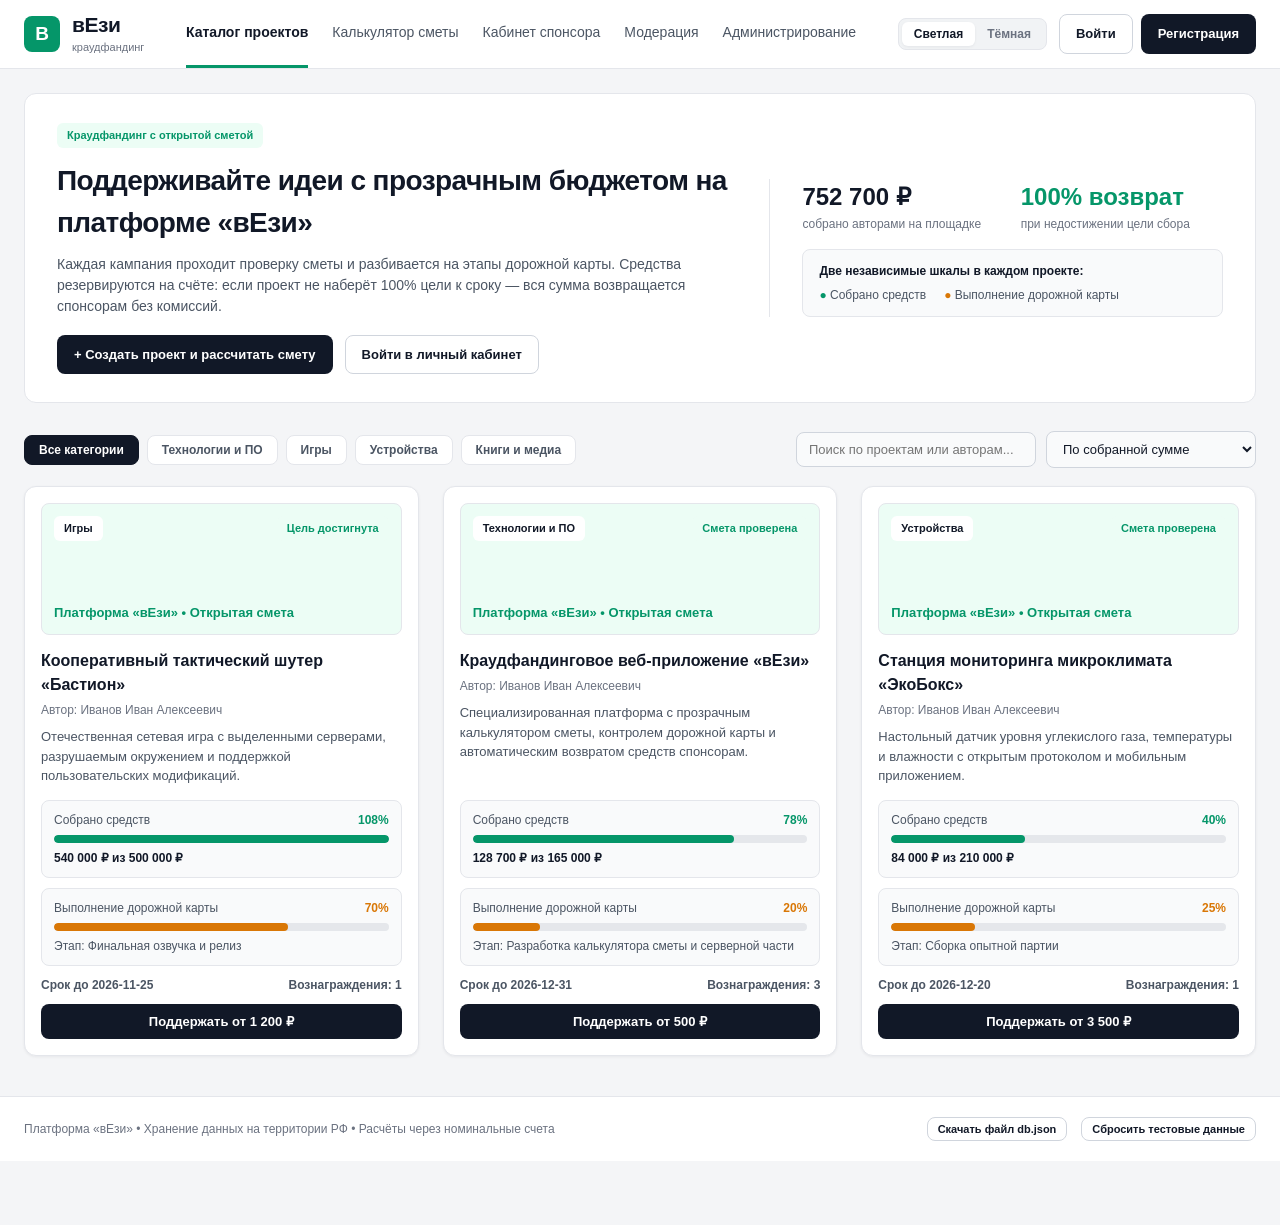
<file: index.html>
<!DOCTYPE html>
<html lang="ru" data-theme="light">
<head>
  <meta charset="UTF-8">
  <meta name="viewport" content="width=device-width, initial-scale=1.0">
  <title>вЕзи — краудфандинговая платформа</title>
  <link rel="stylesheet" href="css/style.css">
</head>
<body>
  <header class="site-header">
    <div class="container header-inner">
      <a href="index.html" class="brand">
        <div class="brand-mark">В</div>
        <div>
          <span class="brand-title">вЕзи</span>
          <span class="brand-sub">краудфандинг</span>
        </div>
      </a>

      <nav class="main-nav">
        <a href="index.html" class="nav-link active">Каталог проектов</a>
        <a href="initiator.html" class="nav-link ">Калькулятор сметы</a>
        <a href="sponsor.html" class="nav-link ">Кабинет спонсора</a>
        <a href="moderator.html" class="nav-link ">Модерация</a>
        <a href="admin.html" class="nav-link ">Администрирование</a>
      </nav>

      <div class="header-actions">
        <div class="theme-switch">
          <button type="button" class="theme-btn active" data-mode="light" onclick="setTheme('light')">Светлая</button>
          <button type="button" class="theme-btn" data-mode="dark" onclick="setTheme('dark')">Тёмная</button>
        </div>
        <div id="headerUserArea" style="display:flex;align-items:center;gap:8px;"></div>
      </div>
    </div>
  </header>

  <main class="container" style="padding-bottom:40px;">
    <section class="hero-card">
      <div>
        <span class="badge badge-emerald">Краудфандинг с открытой сметой</span>
        <h1 class="hero-title">Поддерживайте идеи с прозрачным бюджетом на платформе «вЕзи»</h1>
        <p class="hero-desc">
          Каждая кампания проходит проверку сметы и разбивается на этапы дорожной карты.
          Средства резервируются на счёте: если проект не наберёт 100% цели к сроку — вся сумма возвращается спонсорам без комиссий.
        </p>
        <div style="display:flex;gap:12px;flex-wrap:wrap;">
          <a href="initiator.html" class="btn btn-primary">+ Создать проект и рассчитать смету</a>
          <a href="login.html" class="btn btn-outline">Войти в личный кабинет</a>
        </div>
      </div>

      <div class="hero-stats">
        <div class="stat-grid">
          <div>
            <div class="stat-val" id="heroTotalRaised">752 700 ₽</div>
            <div class="stat-lbl">собрано авторами на площадке</div>
          </div>
          <div>
            <div class="stat-val" style="color:var(--accent);">100% возврат</div>
            <div class="stat-lbl">при недостижении цели сбора</div>
          </div>
        </div>
        <div class="legend-box">
          <div style="font-weight:700;margin-bottom:6px;">Две независимые шкалы в каждом проекте:</div>
          <div style="display:flex;gap:18px;flex-wrap:wrap;color:var(--text-sec);">
            <span><strong style="color:var(--accent);">●</strong> Собрано средств</span>
            <span><strong style="color:var(--amber);">●</strong> Выполнение дорожной карты</span>
          </div>
        </div>
      </div>
    </section>

    <section class="toolbar">
      <div class="filter-pills">
        <button type="button" class="pill cat-pill active" data-cat="Все категории">Все категории</button>
        <button type="button" class="pill cat-pill" data-cat="Технологии и ПО">Технологии и ПО</button>
        <button type="button" class="pill cat-pill" data-cat="Игры">Игры</button>
        <button type="button" class="pill cat-pill" data-cat="Устройства">Устройства</button>
        <button type="button" class="pill cat-pill" data-cat="Книги и медиа">Книги и медиа</button>
      </div>

      <div style="display:flex;gap:10px;align-items:center;flex-wrap:wrap;">
        <input type="text" id="searchInput" class="input" placeholder="Поиск по проектам или авторам..." style="width:240px;">
        <select id="sortSelect" class="select" style="width:210px;">
          <option value="popular">По собранной сумме</option>
          <option value="percent">По проценту цели</option>
          <option value="new">По дате публикации</option>
        </select>
      </div>
    </section>

    <section class="projects-grid" id="projectsGrid"></section>
  </main>

  <div class="modal-backdrop" id="pledgeModal">
    <div class="modal-box">
      <h3 class="panel-title" id="pledgeModalTitle">Поддержать проект</h3>
      <p class="panel-sub">Средства резервируются на счёте до успешного завершения сбора</p>
      <div id="pledgeModalMsg"></div>
      <form id="pledgeForm">
        <div class="form-group">
          <label class="form-label" for="pledgeRewardSelect">Выберите вознаграждение</label>
          <select id="pledgeRewardSelect" class="select"></select>
        </div>
        <div class="form-group">
          <label class="form-label" for="pledgeAmountInput">Сумма вклада, ₽</label>
          <input type="number" id="pledgeAmountInput" class="input" min="100" step="100" required>
        </div>
        <div style="display:flex;gap:10px;justify-content:flex-end;margin-top:18px;">
          <button type="button" class="btn btn-outline" onclick="closePledgeModal()">Отмена</button>
          <button type="submit" class="btn btn-primary">Подтвердить вклад</button>
        </div>
      </form>
    </div>
  </div>

  <footer class="site-footer">
    <div class="container footer-inner">
      <div>Платформа «вЕзи» • Хранение данных на территории РФ • Расчёты через номинальные счета</div>
      <div style="display:flex;gap:14px;">
        <button type="button" class="btn btn-outline" style="padding:5px 10px;font-size:11px;" onclick="downloadDBJson()">Скачать файл db.json</button>
        <button type="button" class="btn btn-outline" style="padding:5px 10px;font-size:11px;" onclick="resetDB()">Сбросить тестовые данные</button>
      </div>
    </div>
  </footer>

  <nav class="mobile-tabbar">
    <a href="index.html" class="tabbar-item active">Каталог</a>
    <a href="initiator.html" class="tabbar-item ">Калькулятор</a>
    <a href="sponsor.html" class="tabbar-item ">Вклады</a>
    <a href="moderator.html" class="tabbar-item ">Модерация</a>
    <a href="login.html" class="tabbar-item ">Профиль</a>
  </nav>
  <script src="js/db.js"></script>
  <script src="js/auth.js"></script>
  <script src="js/app.js"></script>
</body>
</html>
</file>
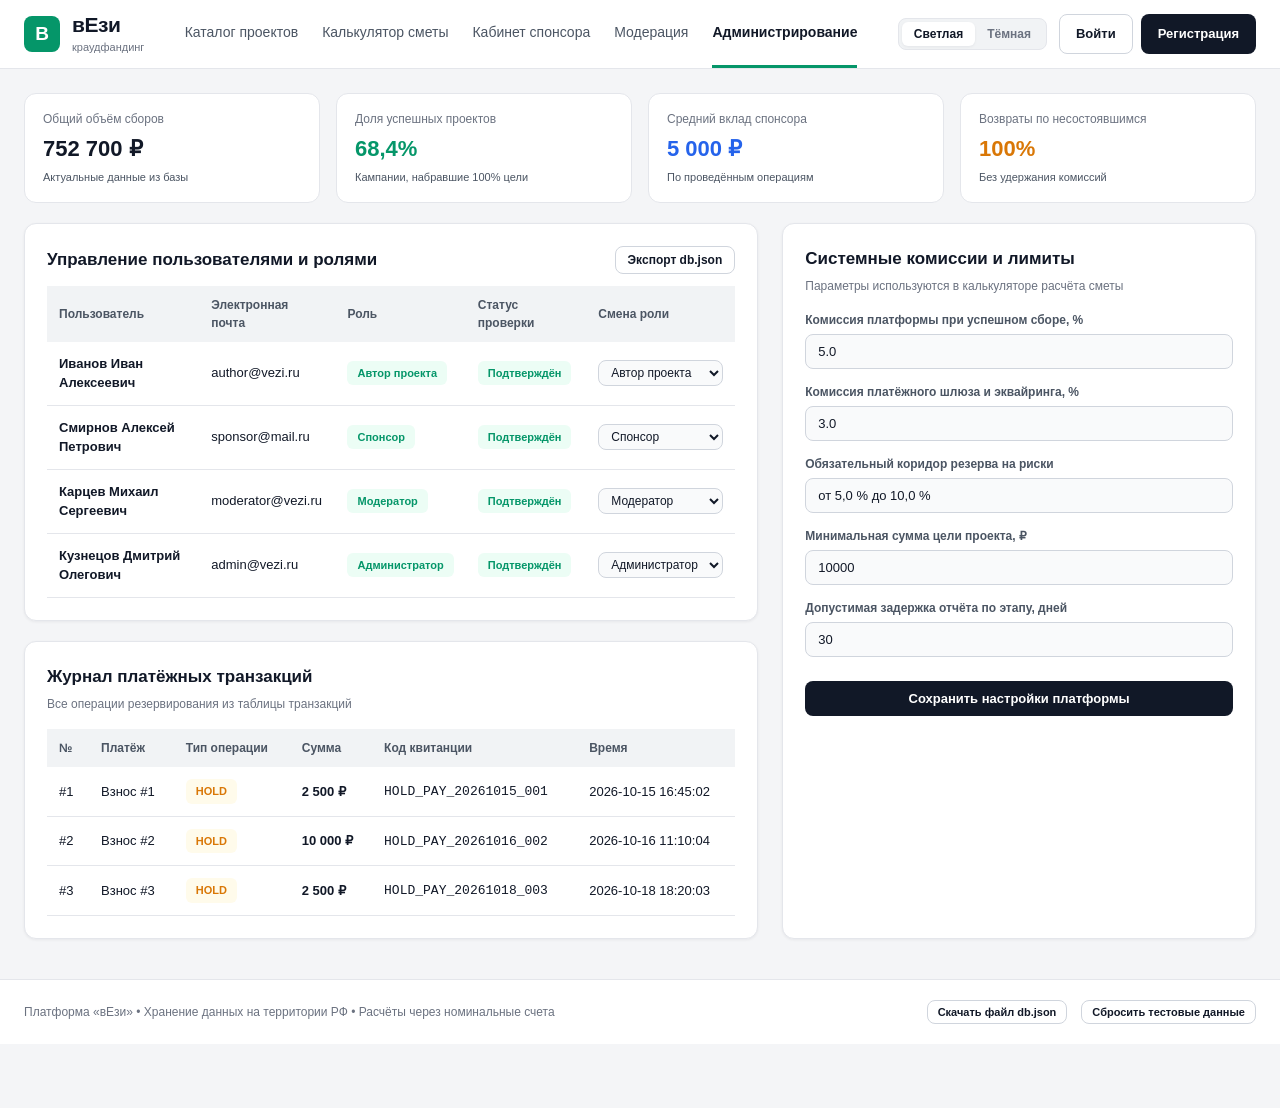
<file: admin.html>
<!DOCTYPE html>
<html lang="ru" data-theme="light">
<head>
  <meta charset="UTF-8">
  <meta name="viewport" content="width=device-width, initial-scale=1.0">
  <title>Панель администратора — вЕзи</title>
  <link rel="stylesheet" href="css/style.css">
</head>
<body>
  <header class="site-header">
    <div class="container header-inner">
      <a href="index.html" class="brand">
        <div class="brand-mark">В</div>
        <div>
          <span class="brand-title">вЕзи</span>
          <span class="brand-sub">краудфандинг</span>
        </div>
      </a>

      <nav class="main-nav">
        <a href="index.html" class="nav-link ">Каталог проектов</a>
        <a href="initiator.html" class="nav-link ">Калькулятор сметы</a>
        <a href="sponsor.html" class="nav-link ">Кабинет спонсора</a>
        <a href="moderator.html" class="nav-link ">Модерация</a>
        <a href="admin.html" class="nav-link active">Администрирование</a>
      </nav>

      <div class="header-actions">
        <div class="theme-switch">
          <button type="button" class="theme-btn active" data-mode="light" onclick="setTheme('light')">Светлая</button>
          <button type="button" class="theme-btn" data-mode="dark" onclick="setTheme('dark')">Тёмная</button>
        </div>
        <div id="headerUserArea" style="display:flex;align-items:center;gap:8px;"></div>
      </div>
    </div>
  </header>

  <main class="container" style="padding-bottom:40px;margin-top:24px;">
    <div class="kpi-grid">
      <div class="kpi-card">
        <div class="kpi-card-label">Общий объём сборов</div>
        <div class="kpi-card-val" id="adminGmvVal">752 700 ₽</div>
        <div class="kpi-card-sub">Актуальные данные из базы</div>
      </div>
      <div class="kpi-card">
        <div class="kpi-card-label">Доля успешных проектов</div>
        <div class="kpi-card-val" style="color:var(--accent);">68,4%</div>
        <div class="kpi-card-sub">Кампании, набравшие 100% цели</div>
      </div>
      <div class="kpi-card">
        <div class="kpi-card-label">Средний вклад спонсора</div>
        <div class="kpi-card-val" style="color:var(--blue);" id="adminAvgPledge">5 000 ₽</div>
        <div class="kpi-card-sub">По проведённым операциям</div>
      </div>
      <div class="kpi-card">
        <div class="kpi-card-label">Возвраты по несостоявшимся</div>
        <div class="kpi-card-val" style="color:var(--amber);">100%</div>
        <div class="kpi-card-sub">Без удержания комиссий</div>
      </div>
    </div>

    <div class="two-col-layout">
      <section style="display:flex;flex-direction:column;gap:20px;">
        <div class="panel">
          <div style="display:flex;justify-content:space-between;align-items:center;margin-bottom:12px;">
            <h2 class="panel-title" style="margin:0;">Управление пользователями и ролями</h2>
            <button type="button" class="btn btn-outline" style="font-size:12px;padding:6px 12px;" onclick="downloadDBJson()">Экспорт db.json</button>
          </div>
          <div class="table-wrap">
            <table class="data-table">
              <thead>
                <tr>
                  <th>Пользователь</th>
                  <th>Электронная почта</th>
                  <th>Роль</th>
                  <th>Статус проверки</th>
                  <th>Смена роли</th>
                </tr>
              </thead>
              <tbody id="adminUsersTableBody"></tbody>
            </table>
          </div>
        </div>

        <div class="panel">
          <h2 class="panel-title">Журнал платёжных транзакций</h2>
          <p class="panel-sub">Все операции резервирования из таблицы транзакций</p>
          <div class="table-wrap">
            <table class="data-table">
              <thead>
                <tr>
                  <th>№</th>
                  <th>Платёж</th>
                  <th>Тип операции</th>
                  <th>Сумма</th>
                  <th>Код квитанции</th>
                  <th>Время</th>
                </tr>
              </thead>
              <tbody id="adminTransactionsTableBody"></tbody>
            </table>
          </div>
        </div>
      </section>

      <aside class="panel">
        <h2 class="panel-title">Системные комиссии и лимиты</h2>
        <p class="panel-sub">Параметры используются в калькуляторе расчёта сметы</p>

        <div class="form-group">
          <label class="form-label">Комиссия платформы при успешном сборе, %</label>
          <input type="number" class="input" value="5.0" step="0.5">
        </div>
        <div class="form-group">
          <label class="form-label">Комиссия платёжного шлюза и эквайринга, %</label>
          <input type="number" class="input" value="3.0" step="0.5">
        </div>
        <div class="form-group">
          <label class="form-label">Обязательный коридор резерва на риски</label>
          <input type="text" class="input" value="от 5,0 % до 10,0 %" readonly>
        </div>
        <div class="form-group">
          <label class="form-label">Минимальная сумма цели проекта, ₽</label>
          <input type="number" class="input" value="10000" step="1000">
        </div>
        <div class="form-group">
          <label class="form-label">Допустимая задержка отчёта по этапу, дней</label>
          <input type="number" class="input" value="30">
        </div>

        <button type="button" class="btn btn-primary" style="width:100%;margin-top:10px;" onclick="alert('Системные настройки сохранены.')">
          Сохранить настройки платформы
        </button>
      </aside>
    </div>
  </main>

  <footer class="site-footer">
    <div class="container footer-inner">
      <div>Платформа «вЕзи» • Хранение данных на территории РФ • Расчёты через номинальные счета</div>
      <div style="display:flex;gap:14px;">
        <button type="button" class="btn btn-outline" style="padding:5px 10px;font-size:11px;" onclick="downloadDBJson()">Скачать файл db.json</button>
        <button type="button" class="btn btn-outline" style="padding:5px 10px;font-size:11px;" onclick="resetDB()">Сбросить тестовые данные</button>
      </div>
    </div>
  </footer>

  <nav class="mobile-tabbar">
    <a href="index.html" class="tabbar-item ">Каталог</a>
    <a href="initiator.html" class="tabbar-item ">Калькулятор</a>
    <a href="sponsor.html" class="tabbar-item ">Вклады</a>
    <a href="moderator.html" class="tabbar-item ">Модерация</a>
    <a href="login.html" class="tabbar-item active">Профиль</a>
  </nav>
  <script src="js/db.js"></script>
  <script src="js/auth.js"></script>
  <script src="js/app.js"></script>
</body>
</html>
</file>
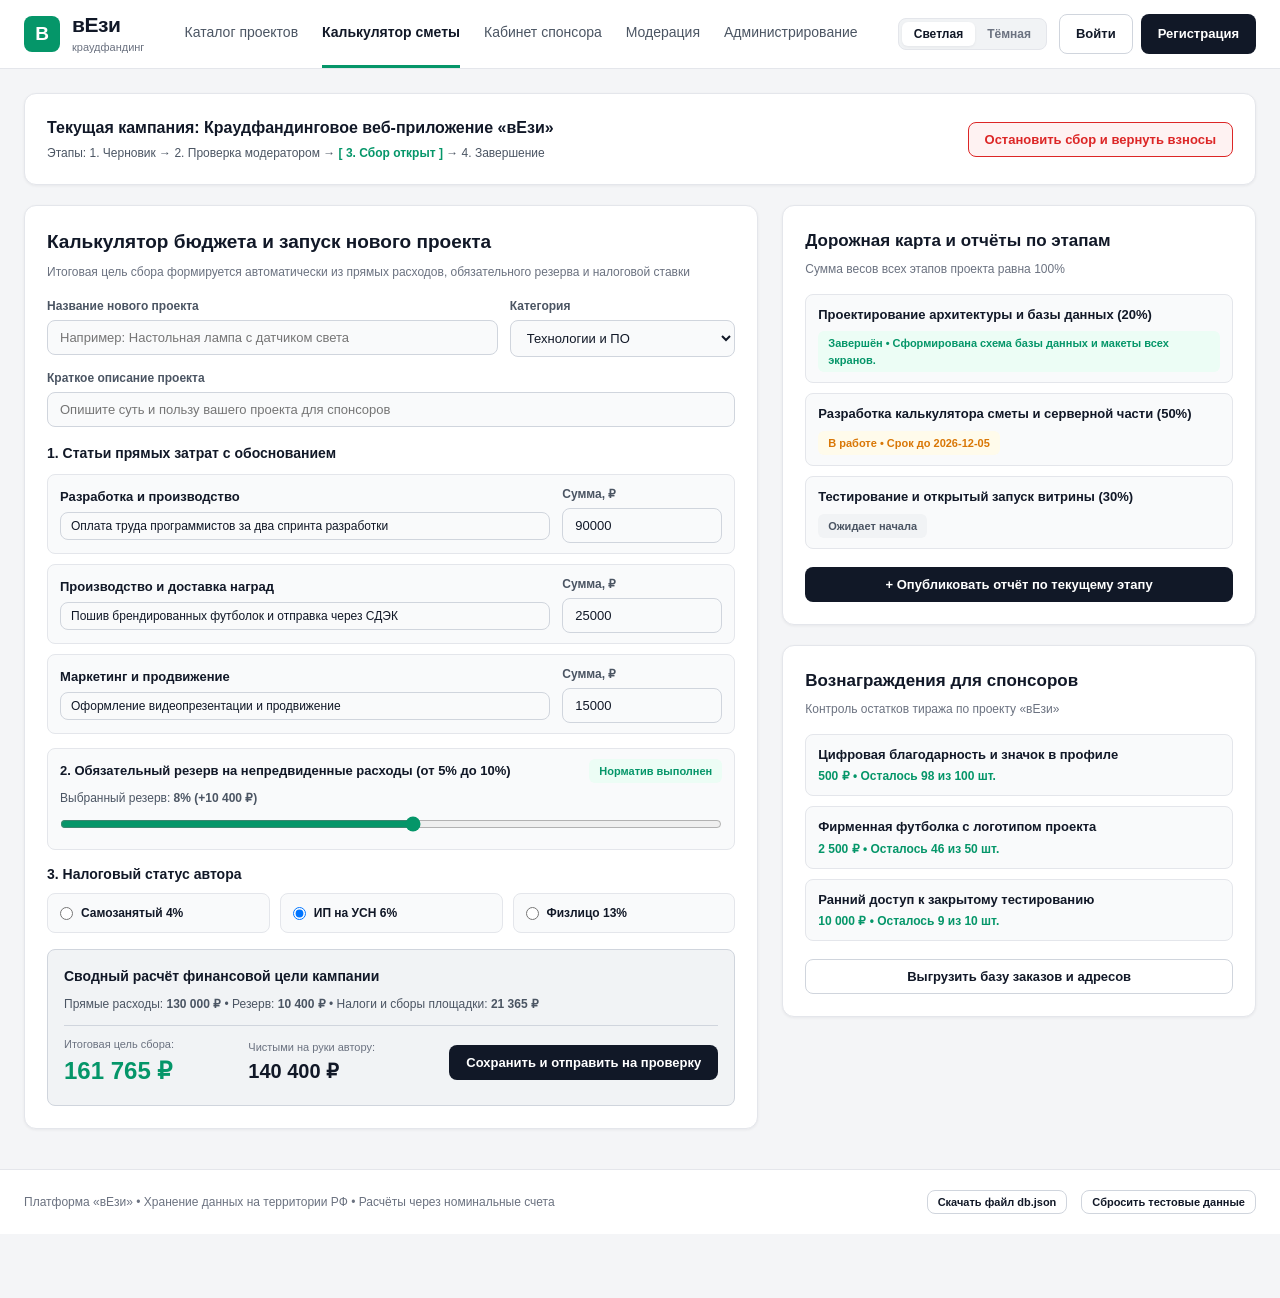
<file: initiator.html>
<!DOCTYPE html>
<html lang="ru" data-theme="light">
<head>
  <meta charset="UTF-8">
  <meta name="viewport" content="width=device-width, initial-scale=1.0">
  <title>Кабинет автора и калькулятор сметы — вЕзи</title>
  <link rel="stylesheet" href="css/style.css">
</head>
<body>
  <header class="site-header">
    <div class="container header-inner">
      <a href="index.html" class="brand">
        <div class="brand-mark">В</div>
        <div>
          <span class="brand-title">вЕзи</span>
          <span class="brand-sub">краудфандинг</span>
        </div>
      </a>

      <nav class="main-nav">
        <a href="index.html" class="nav-link ">Каталог проектов</a>
        <a href="initiator.html" class="nav-link active">Калькулятор сметы</a>
        <a href="sponsor.html" class="nav-link ">Кабинет спонсора</a>
        <a href="moderator.html" class="nav-link ">Модерация</a>
        <a href="admin.html" class="nav-link ">Администрирование</a>
      </nav>

      <div class="header-actions">
        <div class="theme-switch">
          <button type="button" class="theme-btn active" data-mode="light" onclick="setTheme('light')">Светлая</button>
          <button type="button" class="theme-btn" data-mode="dark" onclick="setTheme('dark')">Тёмная</button>
        </div>
        <div id="headerUserArea" style="display:flex;align-items:center;gap:8px;"></div>
      </div>
    </div>
  </header>

  <main class="container" style="padding-bottom:40px;">
    <div class="panel" style="margin-top:24px;display:flex;justify-content:space-between;align-items:center;flex-wrap:wrap;gap:12px;">
      <div>
        <div style="font-size:16px;font-weight:700;">Текущая кампания: Краудфандинговое веб-приложение «вЕзи»</div>
        <div style="font-size:12px;color:var(--text-sec);margin-top:4px;">
          Этапы: 1. Черновик → 2. Проверка модератором → <strong style="color:var(--accent);">[ 3. Сбор открыт ]</strong> → 4. Завершение
        </div>
      </div>
      <button type="button" class="btn btn-danger" onclick="alert('Остановка активного сбора возможна по запросу до достижения 100% цели.')">
        Остановить сбор и вернуть взносы
      </button>
    </div>

    <div class="two-col-layout">
      <section class="panel">
        <h1 class="panel-title" style="font-size:19px;">Калькулятор бюджета и запуск нового проекта</h1>
        <p class="panel-sub">Итоговая цель сбора формируется автоматически из прямых расходов, обязательного резерва и налоговой ставки</p>

        <div id="calcMsg"></div>

        <form onsubmit="submitNewCampaign(event)">
          <div style="display:grid;grid-template-columns:2fr 1fr;gap:12px;margin-bottom:12px;">
            <div>
              <label class="form-label" for="newProjTitle">Название нового проекта</label>
              <input type="text" id="newProjTitle" class="input" placeholder="Например: Настольная лампа с датчиком света">
            </div>
            <div>
              <label class="form-label" for="newProjCat">Категория</label>
              <select id="newProjCat" class="select">
                <option value="Технологии и ПО">Технологии и ПО</option>
                <option value="Игры">Игры</option>
                <option value="Устройства">Устройства</option>
                <option value="Книги и медиа">Книги и медиа</option>
              </select>
            </div>
          </div>

          <div class="form-group">
            <label class="form-label" for="newProjDesc">Краткое описание проекта</label>
            <input type="text" id="newProjDesc" class="input" placeholder="Опишите суть и пользу вашего проекта для спонсоров">
          </div>

          <div style="font-weight:700;font-size:14px;margin:16px 0 10px;">1. Статьи прямых затрат с обоснованием</div>

          <div class="progress-box" style="margin-bottom:10px;display:grid;grid-template-columns:1fr 160px;gap:12px;align-items:center;">
            <div>
              <div style="font-weight:700;font-size:13px;">Разработка и производство</div>
              <input type="text" id="justProd" class="input" style="margin-top:6px;padding:6px 10px;font-size:12px;" value="Оплата труда программистов за два спринта разработки">
            </div>
            <div>
              <label class="form-label">Сумма, ₽</label>
              <input type="number" id="calcProd" class="input" value="90000" min="0" step="1000">
            </div>
          </div>

          <div class="progress-box" style="margin-bottom:10px;display:grid;grid-template-columns:1fr 160px;gap:12px;align-items:center;">
            <div>
              <div style="font-weight:700;font-size:13px;">Производство и доставка наград</div>
              <input type="text" id="justLog" class="input" style="margin-top:6px;padding:6px 10px;font-size:12px;" value="Пошив брендированных футболок и отправка через СДЭК">
            </div>
            <div>
              <label class="form-label">Сумма, ₽</label>
              <input type="number" id="calcLog" class="input" value="25000" min="0" step="1000">
            </div>
          </div>

          <div class="progress-box" style="margin-bottom:14px;display:grid;grid-template-columns:1fr 160px;gap:12px;align-items:center;">
            <div>
              <div style="font-weight:700;font-size:13px;">Маркетинг и продвижение</div>
              <input type="text" id="justMkt" class="input" style="margin-top:6px;padding:6px 10px;font-size:12px;" value="Оформление видеопрезентации и продвижение">
            </div>
            <div>
              <label class="form-label">Сумма, ₽</label>
              <input type="number" id="calcMkt" class="input" value="15000" min="0" step="1000">
            </div>
          </div>

          <div class="progress-box" style="margin-bottom:14px;">
            <div style="display:flex;justify-content:space-between;align-items:center;margin-bottom:6px;">
              <strong style="font-size:13px;">2. Обязательный резерв на непредвиденные расходы (от 5% до 10%)</strong>
              <span id="reserveStatusBadge" class="badge badge-emerald">Норматив выполнен</span>
            </div>
            <div style="font-size:12px;color:var(--text-sec);margin-bottom:8px;">
              Выбранный резерв: <strong id="reserveValLabel">8% (+10 400 ₽)</strong>
            </div>
            <input type="range" id="calcReserve" min="0" max="15" step="1" value="8" style="width:100%;accent-color:var(--accent);">
          </div>

          <div style="font-weight:700;font-size:14px;margin-bottom:8px;">3. Налоговый статус автора</div>
          <div style="display:grid;grid-template-columns:repeat(3, 1fr);gap:10px;margin-bottom:16px;">
            <label class="progress-box" style="cursor:pointer;display:flex;align-items:center;gap:8px;font-size:12px;font-weight:600;">
              <input type="radio" name="taxMode" value="4"> Самозанятый 4%
            </label>
            <label class="progress-box" style="cursor:pointer;display:flex;align-items:center;gap:8px;font-size:12px;font-weight:600;">
              <input type="radio" name="taxMode" value="6" checked> ИП на УСН 6%
            </label>
            <label class="progress-box" style="cursor:pointer;display:flex;align-items:center;gap:8px;font-size:12px;font-weight:600;">
              <input type="radio" name="taxMode" value="13"> Физлицо 13%
            </label>
          </div>

          <div class="progress-box" style="background:var(--surface-subtle);border-color:var(--border-strong);padding:16px;">
            <div style="font-weight:700;font-size:14px;margin-bottom:8px;">Сводный расчёт финансовой цели кампании</div>
            <div style="font-size:12px;color:var(--text-sec);margin-bottom:12px;">
              Прямые расходы: <strong id="outDirect">130 000 ₽</strong> •
              Резерв: <strong id="outReserve">10 400 ₽</strong> •
              Налоги и сборы площадки: <strong id="outFees">24 600 ₽</strong>
            </div>
            <div style="display:flex;justify-content:space-between;align-items:center;flex-wrap:wrap;gap:12px;padding-top:10px;border-top:1px solid var(--border-strong);">
              <div>
                <div style="font-size:11px;color:var(--text-muted);">Итоговая цель сбора:</div>
                <div style="font-size:24px;font-weight:800;color:var(--accent);" id="outGross">165 000 ₽</div>
              </div>
              <div>
                <div style="font-size:11px;color:var(--text-muted);">Чистыми на руки автору:</div>
                <div style="font-size:20px;font-weight:800;" id="outNet">140 400 ₽</div>
              </div>
              <button type="submit" class="btn btn-primary">Сохранить и отправить на проверку</button>
            </div>
          </div>
        </form>
      </section>

      <aside style="display:flex;flex-direction:column;gap:20px;">
        <div class="panel">
          <h2 class="panel-title">Дорожная карта и отчёты по этапам</h2>
          <p class="panel-sub">Сумма весов всех этапов проекта равна 100%</p>
          <div id="initiatorMilestonesList"></div>
          <button type="button" class="btn btn-primary" style="width:100%;margin-top:8px;" onclick="addStageReport()">
            + Опубликовать отчёт по текущему этапу
          </button>
        </div>

        <div class="panel">
          <h2 class="panel-title">Вознаграждения для спонсоров</h2>
          <p class="panel-sub">Контроль остатков тиража по проекту «вЕзи»</p>
          <div id="initiatorRewardsList"></div>
          <button type="button" class="btn btn-outline" style="width:100%;margin-top:8px;" onclick="downloadDBJson()">
            Выгрузить базу заказов и адресов
          </button>
        </div>
      </aside>
    </div>
  </main>

  <footer class="site-footer">
    <div class="container footer-inner">
      <div>Платформа «вЕзи» • Хранение данных на территории РФ • Расчёты через номинальные счета</div>
      <div style="display:flex;gap:14px;">
        <button type="button" class="btn btn-outline" style="padding:5px 10px;font-size:11px;" onclick="downloadDBJson()">Скачать файл db.json</button>
        <button type="button" class="btn btn-outline" style="padding:5px 10px;font-size:11px;" onclick="resetDB()">Сбросить тестовые данные</button>
      </div>
    </div>
  </footer>

  <nav class="mobile-tabbar">
    <a href="index.html" class="tabbar-item ">Каталог</a>
    <a href="initiator.html" class="tabbar-item active">Калькулятор</a>
    <a href="sponsor.html" class="tabbar-item ">Вклады</a>
    <a href="moderator.html" class="tabbar-item ">Модерация</a>
    <a href="login.html" class="tabbar-item ">Профиль</a>
  </nav>
  <script src="js/db.js"></script>
  <script src="js/auth.js"></script>
  <script src="js/calculator.js"></script>
</body>
</html>
</file>
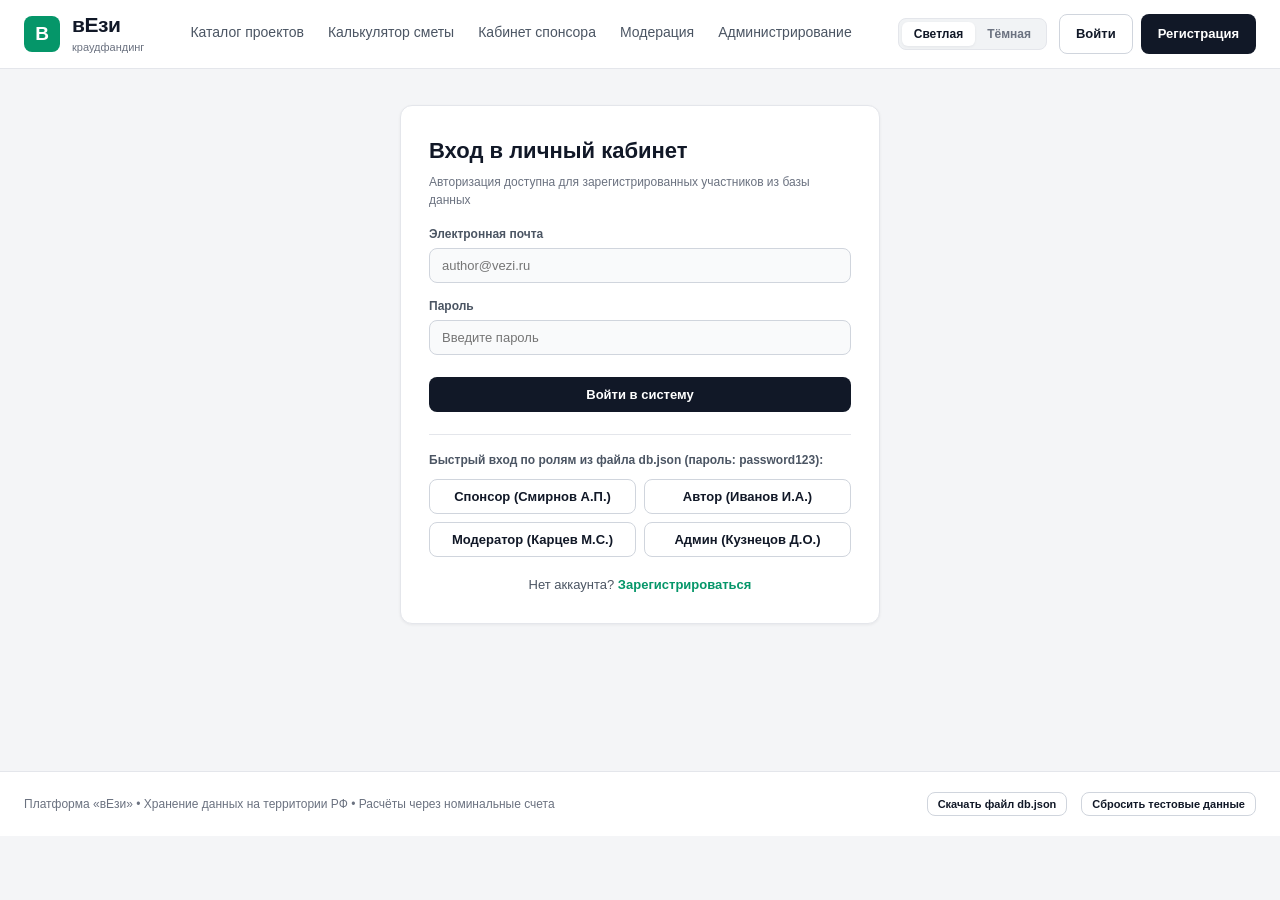
<file: login.html>
<!DOCTYPE html>
<html lang="ru" data-theme="light">
<head>
  <meta charset="UTF-8">
  <meta name="viewport" content="width=device-width, initial-scale=1.0">
  <title>Вход в систему — вЕзи</title>
  <link rel="stylesheet" href="css/style.css">
</head>
<body>
  <header class="site-header">
    <div class="container header-inner">
      <a href="index.html" class="brand">
        <div class="brand-mark">В</div>
        <div>
          <span class="brand-title">вЕзи</span>
          <span class="brand-sub">краудфандинг</span>
        </div>
      </a>

      <nav class="main-nav">
        <a href="index.html" class="nav-link ">Каталог проектов</a>
        <a href="initiator.html" class="nav-link ">Калькулятор сметы</a>
        <a href="sponsor.html" class="nav-link ">Кабинет спонсора</a>
        <a href="moderator.html" class="nav-link ">Модерация</a>
        <a href="admin.html" class="nav-link ">Администрирование</a>
      </nav>

      <div class="header-actions">
        <div class="theme-switch">
          <button type="button" class="theme-btn active" data-mode="light" onclick="setTheme('light')">Светлая</button>
          <button type="button" class="theme-btn" data-mode="dark" onclick="setTheme('dark')">Тёмная</button>
        </div>
        <div id="headerUserArea" style="display:flex;align-items:center;gap:8px;"></div>
      </div>
    </div>
  </header>

  <main class="container">
    <div class="auth-card">
      <div id="alreadyLoggedBox" style="display:none;">
        <div class="alert alert-error">
          Вы уже авторизованы в системе. Повторный вход заблокирован, пока активна текущая сессия.
        </div>
        <p style="font-size:14px;margin-bottom:8px;">Текущий пользователь: <strong id="currentLoggedName"></strong></p>
        <p style="font-size:13px;color:var(--text-sec);margin-bottom:18px;">Роль: <span id="currentLoggedRole" class="badge badge-emerald"></span></p>
        <div style="display:flex;gap:10px;">
          <a id="goCabinetBtn" href="index.html" class="btn btn-primary" style="flex:1;">Перейти в кабинет</a>
          <button type="button" class="btn btn-danger" onclick="logoutUser()">Выйти из аккаунта</button>
        </div>
      </div>

      <div id="loginFormWrap">
        <h1 class="panel-title" style="font-size:22px;">Вход в личный кабинет</h1>
        <p class="panel-sub">Авторизация доступна для зарегистрированных участников из базы данных</p>

        <div id="loginMsg"></div>

        <form id="loginForm" novalidate>
          <div class="form-group">
            <label class="form-label" for="loginEmail">Электронная почта</label>
            <input type="email" id="loginEmail" class="input" placeholder="author@vezi.ru" required>
          </div>
          <div class="form-group">
            <label class="form-label" for="loginPassword">Пароль</label>
            <input type="password" id="loginPassword" class="input" placeholder="Введите пароль" required>
          </div>
          <button type="submit" class="btn btn-primary" style="width:100%;margin-top:8px;">Войти в систему</button>
        </form>

        <div style="margin-top:22px;padding-top:16px;border-top:1px solid var(--border);">
          <div style="font-size:12px;font-weight:700;color:var(--text-sec);margin-bottom:10px;">
            Быстрый вход по ролям из файла db.json (пароль: password123):
          </div>
          <div style="display:grid;grid-template-columns:1fr 1fr;gap:8px;">
            <button type="button" class="btn btn-outline" onclick="quickLogin('sponsor@mail.ru')">Спонсор (Смирнов А.П.)</button>
            <button type="button" class="btn btn-outline" onclick="quickLogin('author@vezi.ru')">Автор (Иванов И.А.)</button>
            <button type="button" class="btn btn-outline" onclick="quickLogin('moderator@vezi.ru')">Модератор (Карцев М.С.)</button>
            <button type="button" class="btn btn-outline" onclick="quickLogin('admin@vezi.ru')">Админ (Кузнецов Д.О.)</button>
          </div>
        </div>

        <p style="font-size:13px;text-align:center;margin-top:18px;color:var(--text-sec);">
          Нет аккаунта? <a href="register.html" style="color:var(--accent);font-weight:700;">Зарегистрироваться</a>
        </p>
      </div>
    </div>
  </main>

  <footer class="site-footer">
    <div class="container footer-inner">
      <div>Платформа «вЕзи» • Хранение данных на территории РФ • Расчёты через номинальные счета</div>
      <div style="display:flex;gap:14px;">
        <button type="button" class="btn btn-outline" style="padding:5px 10px;font-size:11px;" onclick="downloadDBJson()">Скачать файл db.json</button>
        <button type="button" class="btn btn-outline" style="padding:5px 10px;font-size:11px;" onclick="resetDB()">Сбросить тестовые данные</button>
      </div>
    </div>
  </footer>

  <nav class="mobile-tabbar">
    <a href="index.html" class="tabbar-item ">Каталог</a>
    <a href="initiator.html" class="tabbar-item ">Калькулятор</a>
    <a href="sponsor.html" class="tabbar-item ">Вклады</a>
    <a href="moderator.html" class="tabbar-item ">Модерация</a>
    <a href="login.html" class="tabbar-item active">Профиль</a>
  </nav>
  <script src="js/db.js"></script>
  <script src="js/auth.js"></script>
  <script>
    document.addEventListener('DOMContentLoaded', initLoginPage);
  </script>
</body>
</html>
</file>
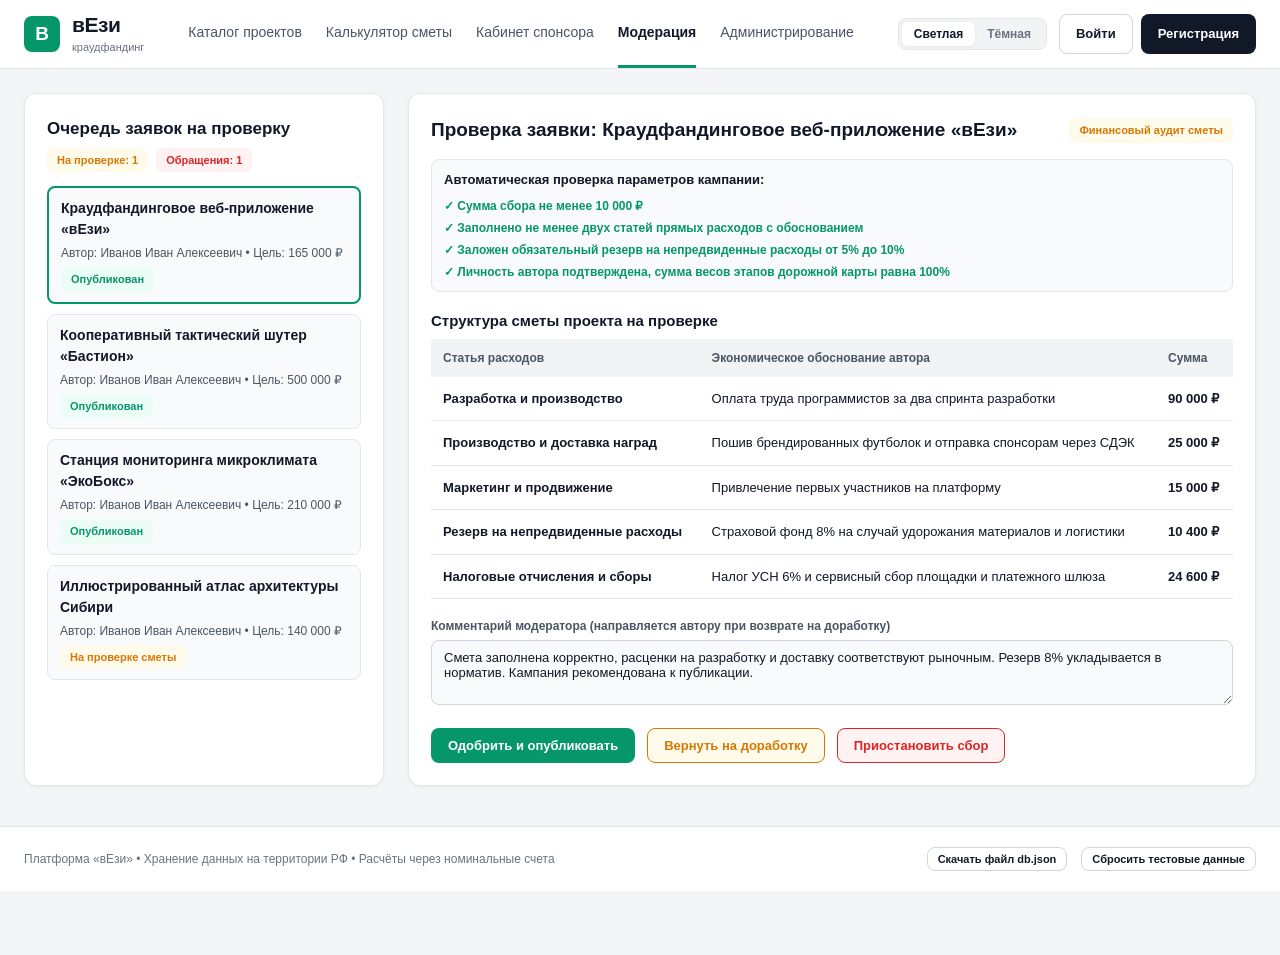
<file: moderator.html>
<!DOCTYPE html>
<html lang="ru" data-theme="light">
<head>
  <meta charset="UTF-8">
  <meta name="viewport" content="width=device-width, initial-scale=1.0">
  <title>Кабинет модератора — вЕзи</title>
  <link rel="stylesheet" href="css/style.css">
</head>
<body>
  <header class="site-header">
    <div class="container header-inner">
      <a href="index.html" class="brand">
        <div class="brand-mark">В</div>
        <div>
          <span class="brand-title">вЕзи</span>
          <span class="brand-sub">краудфандинг</span>
        </div>
      </a>

      <nav class="main-nav">
        <a href="index.html" class="nav-link ">Каталог проектов</a>
        <a href="initiator.html" class="nav-link ">Калькулятор сметы</a>
        <a href="sponsor.html" class="nav-link ">Кабинет спонсора</a>
        <a href="moderator.html" class="nav-link active">Модерация</a>
        <a href="admin.html" class="nav-link ">Администрирование</a>
      </nav>

      <div class="header-actions">
        <div class="theme-switch">
          <button type="button" class="theme-btn active" data-mode="light" onclick="setTheme('light')">Светлая</button>
          <button type="button" class="theme-btn" data-mode="dark" onclick="setTheme('dark')">Тёмная</button>
        </div>
        <div id="headerUserArea" style="display:flex;align-items:center;gap:8px;"></div>
      </div>
    </div>
  </header>

  <main class="container" style="padding-bottom:40px;">
    <div class="cabinet-layout" style="grid-template-columns: 360px 1fr;">
      <aside class="panel">
        <h2 class="panel-title">Очередь заявок на проверку</h2>
        <div style="display:flex;gap:8px;margin-bottom:14px;">
          <span class="badge badge-amber" id="modQueueCountBadge">На проверке: 1</span>
          <span class="badge badge-danger">Обращения: 1</span>
        </div>
        <div id="moderatorQueueList"></div>
      </aside>

      <section class="panel">
        <div style="display:flex;justify-content:space-between;align-items:center;margin-bottom:14px;flex-wrap:wrap;gap:8px;">
          <h1 class="panel-title" style="margin:0;font-size:19px;" id="auditProjTitle">Проверка заявки: Краудфандинговое веб-приложение «вЕзи»</h1>
          <span class="badge badge-amber">Финансовый аудит сметы</span>
        </div>

        <div id="modActionMsg"></div>

        <div class="progress-box" style="margin-bottom:18px;">
          <div style="font-weight:700;font-size:13px;margin-bottom:8px;">Автоматическая проверка параметров кампании:</div>
          <div style="font-size:12px;color:var(--accent);font-weight:600;display:flex;flex-direction:column;gap:4px;">
            <span>✓ Сумма сбора не менее 10 000 ₽</span>
            <span>✓ Заполнено не менее двух статей прямых расходов с обоснованием</span>
            <span>✓ Заложен обязательный резерв на непредвиденные расходы от 5% до 10%</span>
            <span>✓ Личность автора подтверждена, сумма весов этапов дорожной карты равна 100%</span>
          </div>
        </div>

        <h3 class="panel-title" style="font-size:15px;">Структура сметы проекта на проверке</h3>
        <div class="table-wrap" style="margin-bottom:18px;">
          <table class="data-table">
            <thead>
              <tr>
                <th>Статья расходов</th>
                <th>Экономическое обоснование автора</th>
                <th>Сумма</th>
              </tr>
            </thead>
            <tbody id="moderatorBudgetTableBody"></tbody>
          </table>
        </div>

        <div class="form-group">
          <label class="form-label" for="modComment">Комментарий модератора (направляется автору при возврате на доработку)</label>
          <textarea id="modComment" class="textarea" rows="3">Смета заполнена корректно, расценки на разработку и доставку соответствуют рыночным. Резерв 8% укладывается в норматив. Кампания рекомендована к публикации.</textarea>
        </div>

        <div style="display:flex;gap:12px;flex-wrap:wrap;margin-top:16px;">
          <button type="button" class="btn btn-accent" onclick="updateModerationStatus('active')">Одобрить и опубликовать</button>
          <button type="button" class="btn btn-amber" onclick="updateModerationStatus('needs_revision')">Вернуть на доработку</button>
          <button type="button" class="btn btn-danger" onclick="updateModerationStatus('suspended')">Приостановить сбор</button>
        </div>
      </section>
    </div>
  </main>

  <footer class="site-footer">
    <div class="container footer-inner">
      <div>Платформа «вЕзи» • Хранение данных на территории РФ • Расчёты через номинальные счета</div>
      <div style="display:flex;gap:14px;">
        <button type="button" class="btn btn-outline" style="padding:5px 10px;font-size:11px;" onclick="downloadDBJson()">Скачать файл db.json</button>
        <button type="button" class="btn btn-outline" style="padding:5px 10px;font-size:11px;" onclick="resetDB()">Сбросить тестовые данные</button>
      </div>
    </div>
  </footer>

  <nav class="mobile-tabbar">
    <a href="index.html" class="tabbar-item ">Каталог</a>
    <a href="initiator.html" class="tabbar-item ">Калькулятор</a>
    <a href="sponsor.html" class="tabbar-item ">Вклады</a>
    <a href="moderator.html" class="tabbar-item active">Модерация</a>
    <a href="login.html" class="tabbar-item ">Профиль</a>
  </nav>
  <script src="js/db.js"></script>
  <script src="js/auth.js"></script>
  <script src="js/app.js"></script>
</body>
</html>
</file>
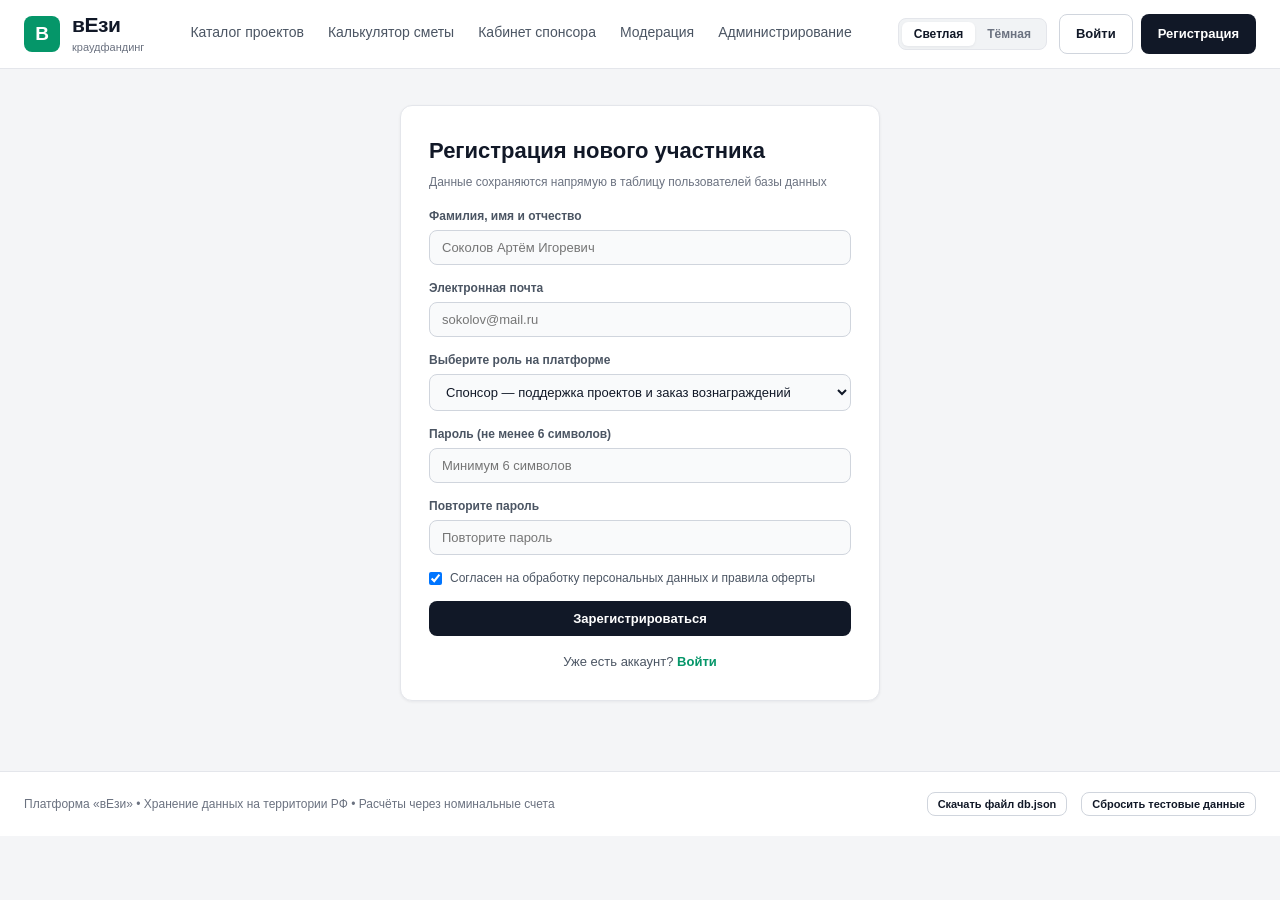
<file: register.html>
<!DOCTYPE html>
<html lang="ru" data-theme="light">
<head>
  <meta charset="UTF-8">
  <meta name="viewport" content="width=device-width, initial-scale=1.0">
  <title>Регистрация — вЕзи</title>
  <link rel="stylesheet" href="css/style.css">
</head>
<body>
  <header class="site-header">
    <div class="container header-inner">
      <a href="index.html" class="brand">
        <div class="brand-mark">В</div>
        <div>
          <span class="brand-title">вЕзи</span>
          <span class="brand-sub">краудфандинг</span>
        </div>
      </a>

      <nav class="main-nav">
        <a href="index.html" class="nav-link ">Каталог проектов</a>
        <a href="initiator.html" class="nav-link ">Калькулятор сметы</a>
        <a href="sponsor.html" class="nav-link ">Кабинет спонсора</a>
        <a href="moderator.html" class="nav-link ">Модерация</a>
        <a href="admin.html" class="nav-link ">Администрирование</a>
      </nav>

      <div class="header-actions">
        <div class="theme-switch">
          <button type="button" class="theme-btn active" data-mode="light" onclick="setTheme('light')">Светлая</button>
          <button type="button" class="theme-btn" data-mode="dark" onclick="setTheme('dark')">Тёмная</button>
        </div>
        <div id="headerUserArea" style="display:flex;align-items:center;gap:8px;"></div>
      </div>
    </div>
  </header>

  <main class="container">
    <div class="auth-card">
      <h1 class="panel-title" style="font-size:22px;">Регистрация нового участника</h1>
      <p class="panel-sub">Данные сохраняются напрямую в таблицу пользователей базы данных</p>

      <div id="regMsg"></div>

      <form id="registerForm" novalidate>
        <div class="form-group">
          <label class="form-label" for="regName">Фамилия, имя и отчество</label>
          <input type="text" id="regName" class="input" placeholder="Соколов Артём Игоревич" required>
        </div>
        <div class="form-group">
          <label class="form-label" for="regEmail">Электронная почта</label>
          <input type="email" id="regEmail" class="input" placeholder="sokolov@mail.ru" required>
        </div>
        <div class="form-group">
          <label class="form-label" for="regRole">Выберите роль на платформе</label>
          <select id="regRole" class="select">
            <option value="sponsor">Спонсор — поддержка проектов и заказ вознаграждений</option>
            <option value="initiator">Автор проекта — создание сборов и расчёт сметы</option>
          </select>
        </div>
        <div class="form-group">
          <label class="form-label" for="regPass">Пароль (не менее 6 символов)</label>
          <input type="password" id="regPass" class="input" placeholder="Минимум 6 символов" required>
        </div>
        <div class="form-group">
          <label class="form-label" for="regPassConfirm">Повторите пароль</label>
          <input type="password" id="regPassConfirm" class="input" placeholder="Повторите пароль" required>
        </div>
        <div class="form-group" style="display:flex;align-items:center;gap:8px;">
          <input type="checkbox" id="regConsent" checked>
          <label for="regConsent" style="font-size:12px;color:var(--text-sec);">
            Согласен на обработку персональных данных и правила оферты
          </label>
        </div>
        <button type="submit" class="btn btn-primary" style="width:100%;">Зарегистрироваться</button>
      </form>

      <p style="font-size:13px;text-align:center;margin-top:16px;color:var(--text-sec);">
        Уже есть аккаунт? <a href="login.html" style="color:var(--accent);font-weight:700;">Войти</a>
      </p>
    </div>
  </main>

  <footer class="site-footer">
    <div class="container footer-inner">
      <div>Платформа «вЕзи» • Хранение данных на территории РФ • Расчёты через номинальные счета</div>
      <div style="display:flex;gap:14px;">
        <button type="button" class="btn btn-outline" style="padding:5px 10px;font-size:11px;" onclick="downloadDBJson()">Скачать файл db.json</button>
        <button type="button" class="btn btn-outline" style="padding:5px 10px;font-size:11px;" onclick="resetDB()">Сбросить тестовые данные</button>
      </div>
    </div>
  </footer>

  <nav class="mobile-tabbar">
    <a href="index.html" class="tabbar-item ">Каталог</a>
    <a href="initiator.html" class="tabbar-item ">Калькулятор</a>
    <a href="sponsor.html" class="tabbar-item ">Вклады</a>
    <a href="moderator.html" class="tabbar-item ">Модерация</a>
    <a href="login.html" class="tabbar-item active">Профиль</a>
  </nav>
  <script src="js/db.js"></script>
  <script src="js/auth.js"></script>
  <script>
    document.addEventListener('DOMContentLoaded', initRegisterPage);
  </script>
</body>
</html>
</file>
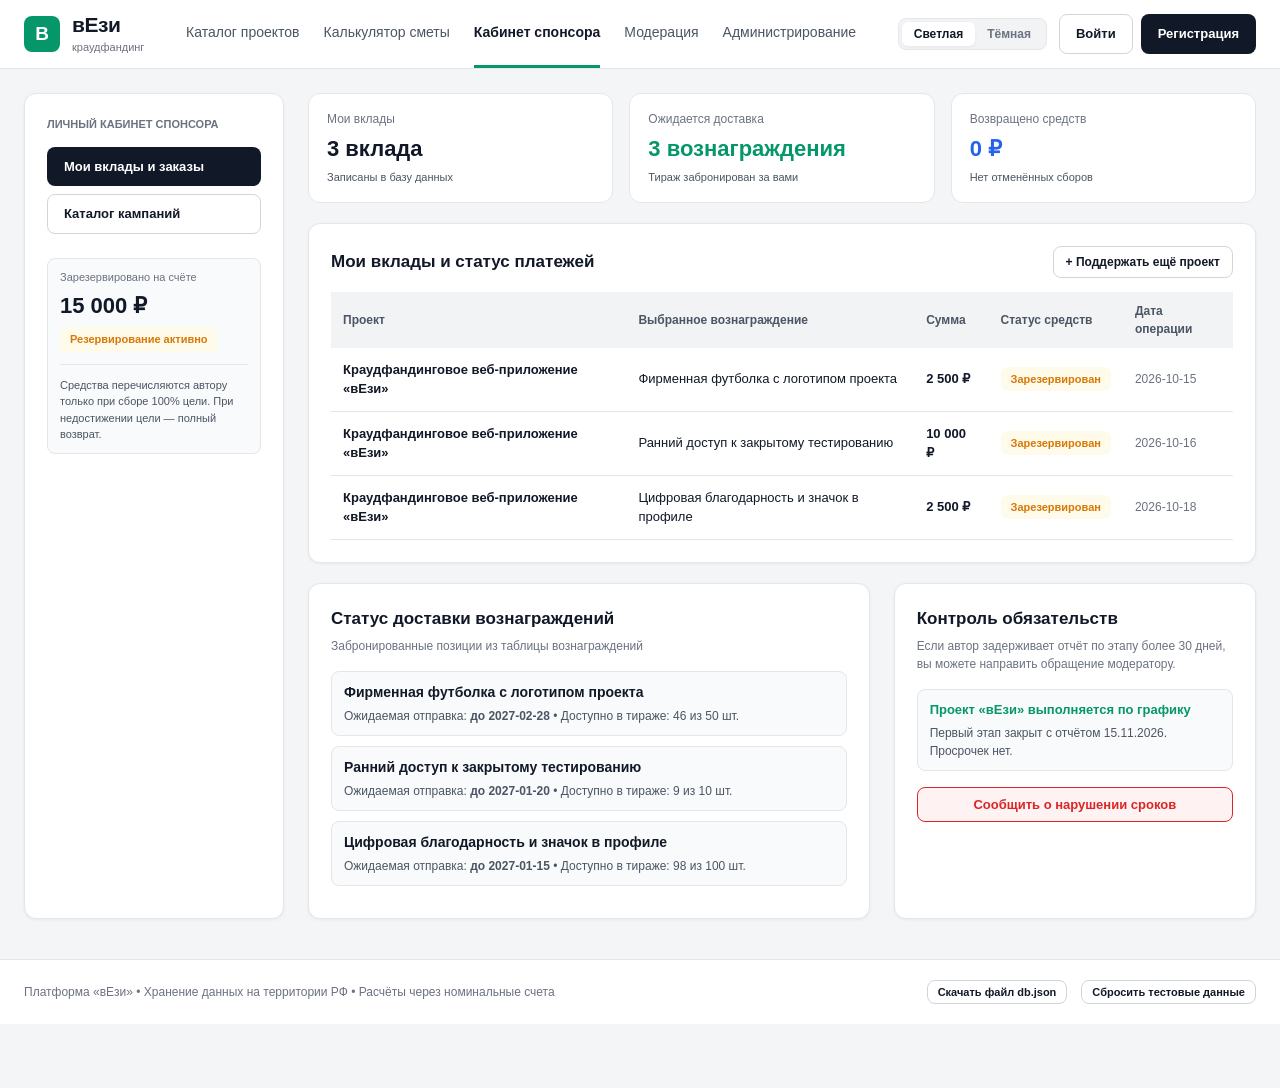
<file: sponsor.html>
<!DOCTYPE html>
<html lang="ru" data-theme="light">
<head>
  <meta charset="UTF-8">
  <meta name="viewport" content="width=device-width, initial-scale=1.0">
  <title>Личный кабинет спонсора — вЕзи</title>
  <link rel="stylesheet" href="css/style.css">
</head>
<body>
  <header class="site-header">
    <div class="container header-inner">
      <a href="index.html" class="brand">
        <div class="brand-mark">В</div>
        <div>
          <span class="brand-title">вЕзи</span>
          <span class="brand-sub">краудфандинг</span>
        </div>
      </a>

      <nav class="main-nav">
        <a href="index.html" class="nav-link ">Каталог проектов</a>
        <a href="initiator.html" class="nav-link ">Калькулятор сметы</a>
        <a href="sponsor.html" class="nav-link active">Кабинет спонсора</a>
        <a href="moderator.html" class="nav-link ">Модерация</a>
        <a href="admin.html" class="nav-link ">Администрирование</a>
      </nav>

      <div class="header-actions">
        <div class="theme-switch">
          <button type="button" class="theme-btn active" data-mode="light" onclick="setTheme('light')">Светлая</button>
          <button type="button" class="theme-btn" data-mode="dark" onclick="setTheme('dark')">Тёмная</button>
        </div>
        <div id="headerUserArea" style="display:flex;align-items:center;gap:8px;"></div>
      </div>
    </div>
  </header>

  <main class="container" style="padding-bottom:40px;">
    <div class="cabinet-layout">
      <aside class="panel">
        <div style="font-size:11px;font-weight:700;color:var(--text-muted);margin-bottom:14px;">ЛИЧНЫЙ КАБИНЕТ СПОНСОРА</div>
        <div style="display:flex;flex-direction:column;gap:8px;margin-bottom:24px;">
          <a href="sponsor.html" class="btn btn-primary" style="justify-content:flex-start;">Мои вклады и заказы</a>
          <a href="index.html" class="btn btn-outline" style="justify-content:flex-start;">Каталог кампаний</a>
        </div>

        <div class="progress-box">
          <div style="font-size:11px;color:var(--text-muted);">Зарезервировано на счёте</div>
          <div style="font-size:22px;font-weight:800;margin:4px 0;" id="sponsorTotalHold">15 000 ₽</div>
          <span class="badge badge-amber">Резервирование активно</span>
          <hr style="border:none;border-top:1px solid var(--border);margin:12px 0;">
          <div style="font-size:11px;color:var(--text-sec);">
            Средства перечисляются автору только при сборе 100% цели. При недостижении цели — полный возврат.
          </div>
        </div>
      </aside>

      <section>
        <div class="kpi-grid-3">
          <div class="kpi-card">
            <div class="kpi-card-label">Мои вклады</div>
            <div class="kpi-card-val" id="sponsorProjectsCount">3 вклада</div>
            <div class="kpi-card-sub">Записаны в базу данных</div>
          </div>
          <div class="kpi-card">
            <div class="kpi-card-label">Ожидается доставка</div>
            <div class="kpi-card-val" style="color:var(--accent);">3 вознаграждения</div>
            <div class="kpi-card-sub">Тираж забронирован за вами</div>
          </div>
          <div class="kpi-card">
            <div class="kpi-card-label">Возвращено средств</div>
            <div class="kpi-card-val" style="color:var(--blue);">0 ₽</div>
            <div class="kpi-card-sub">Нет отменённых сборов</div>
          </div>
        </div>

        <div class="panel" style="margin-bottom:20px;">
          <div style="display:flex;justify-content:space-between;align-items:center;margin-bottom:14px;">
            <h2 class="panel-title" style="margin:0;">Мои вклады и статус платежей</h2>
            <a href="index.html" class="btn btn-outline" style="font-size:12px;padding:6px 12px;">+ Поддержать ещё проект</a>
          </div>
          <div class="table-wrap">
            <table class="data-table">
              <thead>
                <tr>
                  <th>Проект</th>
                  <th>Выбранное вознаграждение</th>
                  <th>Сумма</th>
                  <th>Статус средств</th>
                  <th>Дата операции</th>
                </tr>
              </thead>
              <tbody id="sponsorPaymentsTableBody"></tbody>
            </table>
          </div>
        </div>

        <div class="two-col-layout" style="margin-top:0;">
          <div class="panel">
            <h3 class="panel-title">Статус доставки вознаграждений</h3>
            <p class="panel-sub">Забронированные позиции из таблицы вознаграждений</p>
            <div id="sponsorDeliveriesList"></div>
          </div>

          <div class="panel">
            <h3 class="panel-title">Контроль обязательств</h3>
            <p class="panel-sub">Если автор задерживает отчёт по этапу более 30 дней, вы можете направить обращение модератору.</p>
            <div class="progress-box" style="margin-bottom:16px;">
              <div style="font-weight:700;color:var(--accent);font-size:13px;">Проект «вЕзи» выполняется по графику</div>
              <div style="font-size:12px;color:var(--text-sec);margin-top:4px;">Первый этап закрыт с отчётом 15.11.2026. Просрочек нет.</div>
            </div>
            <button type="button" class="btn btn-danger" style="width:100%;" onclick="alert('Обращение зарегистрировано и передано в очередь модератора.')">
              Сообщить о нарушении сроков
            </button>
          </div>
        </div>
      </section>
    </div>
  </main>

  <footer class="site-footer">
    <div class="container footer-inner">
      <div>Платформа «вЕзи» • Хранение данных на территории РФ • Расчёты через номинальные счета</div>
      <div style="display:flex;gap:14px;">
        <button type="button" class="btn btn-outline" style="padding:5px 10px;font-size:11px;" onclick="downloadDBJson()">Скачать файл db.json</button>
        <button type="button" class="btn btn-outline" style="padding:5px 10px;font-size:11px;" onclick="resetDB()">Сбросить тестовые данные</button>
      </div>
    </div>
  </footer>

  <nav class="mobile-tabbar">
    <a href="index.html" class="tabbar-item ">Каталог</a>
    <a href="initiator.html" class="tabbar-item ">Калькулятор</a>
    <a href="sponsor.html" class="tabbar-item active">Вклады</a>
    <a href="moderator.html" class="tabbar-item ">Модерация</a>
    <a href="login.html" class="tabbar-item ">Профиль</a>
  </nav>
  <script src="js/db.js"></script>
  <script src="js/auth.js"></script>
  <script src="js/app.js"></script>
</body>
</html>
</file>
<file: css/style.css>
/* css/style.css — Стили платформы «вЕзи» (Светлая и тёмная темы + Адаптив) */
:root,
[data-theme="light"] {
  --bg: #F4F5F7;
  --surface: #FFFFFF;
  --surface-alt: #F9FAFB;
  --surface-subtle: #F1F3F5;
  --border: #E4E6EB;
  --border-strong: #D0D5DD;
  --text: #111827;
  --text-sec: #4B5563;
  --text-muted: #6B7280;
  --primary: #111827;
  --primary-fg: #FFFFFF;
  --accent: #059669;
  --accent-soft: #ECFDF5;
  --accent-border: #A7F3D0;
  --amber: #D97706;
  --amber-soft: #FFFBEB;
  --blue: #2563EB;
  --blue-soft: #EFF6FF;
  --danger: #DC2626;
  --danger-soft: #FEF2F2;
  --track: #E5E7EB;
  --shadow: 0 1px 3px rgba(17, 24, 39, 0.06);
}

[data-theme="dark"] {
  --bg: #0B0D10;
  --surface: #14171C;
  --surface-alt: #1B1F27;
  --surface-subtle: #222731;
  --border: #262B36;
  --border-strong: #343B4A;
  --text: #F3F4F6;
  --text-sec: #9CA3AF;
  --text-muted: #6B7280;
  --primary: #10B981;
  --primary-fg: #06120E;
  --accent: #34D399;
  --accent-soft: #062E22;
  --accent-border: #059669;
  --amber: #FBBF24;
  --amber-soft: #2E2108;
  --blue: #60A5FA;
  --blue-soft: #112240;
  --danger: #F87171;
  --danger-soft: #2D1215;
  --track: #262B36;
  --shadow: 0 2px 6px rgba(0, 0, 0, 0.35);
}

* {
  box-sizing: border-box;
  margin: 0;
  padding: 0;
}

body {
  font-family: 'Inter', -apple-system, BlinkMacSystemFont, 'Segoe UI', Roboto, sans-serif;
  background-color: var(--bg);
  color: var(--text);
  line-height: 1.5;
  min-height: 100vh;
  display: flex;
  flex-direction: column;
  padding-bottom: 64px;
}

a {
  color: inherit;
  text-decoration: none;
}

.container {
  max-width: 1344px;
  margin: 0 auto;
  padding: 0 24px;
  width: 100%;
}

/* Шапка */
.site-header {
  background: var(--surface);
  border-bottom: 1px solid var(--border);
  position: sticky;
  top: 0;
  z-index: 100;
}

.header-inner {
  display: flex;
  align-items: center;
  justify-content: space-between;
  height: 68px;
  gap: 16px;
}

.brand {
  display: flex;
  align-items: center;
  gap: 12px;
  cursor: pointer;
}

.brand-mark {
  width: 36px;
  height: 36px;
  border-radius: 8px;
  background: var(--accent);
  color: #FFFFFF;
  font-weight: 800;
  font-size: 19px;
  display: flex;
  align-items: center;
  justify-content: center;
}

[data-theme="dark"] .brand-mark {
  color: #06120E;
}

.brand-title {
  font-size: 21px;
  font-weight: 800;
  letter-spacing: -0.02em;
  line-height: 1.1;
  color: var(--text);
}

.brand-sub {
  font-size: 11px;
  color: var(--text-muted);
  display: block;
}

.main-nav {
  display: flex;
  align-items: center;
  gap: 24px;
}

.nav-link {
  font-size: 14px;
  font-weight: 500;
  color: var(--text-sec);
  padding: 22px 0;
  border-bottom: 3px solid transparent;
  cursor: pointer;
  background: none;
  border-top: none;
  border-left: none;
  border-right: none;
}

.nav-link:hover,
.nav-link.active {
  color: var(--text);
  font-weight: 600;
  border-bottom-color: var(--accent);
}

.header-actions {
  display: flex;
  align-items: center;
  gap: 12px;
}

/* Переключатель тем */
.theme-switch {
  display: inline-flex;
  background: var(--surface-subtle);
  border: 1px solid var(--border);
  border-radius: 8px;
  padding: 3px;
}

.theme-btn {
  border: none;
  background: transparent;
  color: var(--text-muted);
  font-size: 12px;
  font-weight: 600;
  padding: 5px 12px;
  border-radius: 6px;
  cursor: pointer;
}

.theme-btn.active {
  background: var(--surface);
  color: var(--text);
  box-shadow: var(--shadow);
}

/* Кнопки и теги */
.btn {
  display: inline-flex;
  align-items: center;
  justify-content: center;
  gap: 8px;
  font-size: 13px;
  font-weight: 600;
  padding: 9px 16px;
  border-radius: 8px;
  border: 1px solid transparent;
  cursor: pointer;
  transition: opacity 0.15s ease, transform 0.1s ease;
}

.btn:hover {
  opacity: 0.92;
}

.btn-primary {
  background: var(--primary);
  color: var(--primary-fg);
}

.btn-accent {
  background: var(--accent);
  color: #FFFFFF;
}

[data-theme="dark"] .btn-accent {
  color: #06120E;
}

.btn-outline {
  background: var(--surface);
  color: var(--text);
  border-color: var(--border-strong);
}

.btn-danger {
  background: var(--danger-soft);
  color: var(--danger);
  border-color: var(--danger);
}

.btn-amber {
  background: var(--amber-soft);
  color: var(--amber);
  border-color: var(--amber);
}

.badge {
  display: inline-flex;
  align-items: center;
  font-size: 11px;
  font-weight: 600;
  padding: 4px 10px;
  border-radius: 6px;
  background: var(--surface-subtle);
  color: var(--text-sec);
}

.badge-emerald {
  background: var(--accent-soft);
  color: var(--accent);
}

.badge-amber {
  background: var(--amber-soft);
  color: var(--amber);
}

.badge-blue {
  background: var(--blue-soft);
  color: var(--blue);
}

.badge-danger {
  background: var(--danger-soft);
  color: var(--danger);
}

/* Поля ввода */
.input, .select, .textarea {
  width: 100%;
  background: var(--surface-alt);
  border: 1px solid var(--border-strong);
  color: var(--text);
  font-size: 13px;
  padding: 9px 12px;
  border-radius: 8px;
  outline: none;
  font-family: inherit;
}

.input:focus, .select:focus, .textarea:focus {
  border-color: var(--accent);
}

/* Баннер на главной */
.hero-card {
  background: var(--surface);
  border: 1px solid var(--border);
  border-radius: 12px;
  padding: 28px 32px;
  margin-top: 24px;
  display: grid;
  grid-template-columns: 1.5fr 1fr;
  gap: 32px;
  align-items: center;
}

.hero-title {
  font-size: 28px;
  font-weight: 800;
  margin: 12px 0 10px;
  letter-spacing: -0.02em;
}

.hero-desc {
  color: var(--text-sec);
  font-size: 14px;
  margin-bottom: 18px;
}

.hero-stats {
  border-left: 1px solid var(--border);
  padding-left: 32px;
  display: flex;
  flex-direction: column;
  gap: 16px;
}

.stat-grid {
  display: grid;
  grid-template-columns: 1fr 1fr;
  gap: 16px;
}

.stat-val {
  font-size: 24px;
  font-weight: 800;
}

.stat-lbl {
  font-size: 12px;
  color: var(--text-muted);
}

.legend-box {
  background: var(--surface-alt);
  border: 1px solid var(--border);
  border-radius: 8px;
  padding: 12px 16px;
  font-size: 12px;
}

/* Фильтры и сетка проектов */
.toolbar {
  display: flex;
  flex-wrap: wrap;
  align-items: center;
  justify-content: space-between;
  gap: 16px;
  margin: 28px 0 18px;
}

.filter-pills {
  display: flex;
  flex-wrap: wrap;
  gap: 8px;
}

.pill {
  padding: 7px 14px;
  border-radius: 8px;
  font-size: 12px;
  font-weight: 600;
  background: var(--surface);
  color: var(--text-sec);
  border: 1px solid var(--border);
  cursor: pointer;
}

.pill.active {
  background: var(--primary);
  color: var(--primary-fg);
  border-color: var(--primary);
}

.projects-grid {
  display: grid;
  grid-template-columns: repeat(3, 1fr);
  gap: 24px;
}

.project-card {
  background: var(--surface);
  border: 1px solid var(--border);
  border-radius: 12px;
  padding: 16px;
  display: flex;
  flex-direction: column;
  justify-content: space-between;
  gap: 14px;
  box-shadow: var(--shadow);
}

.card-cover {
  height: 132px;
  border-radius: 8px;
  background: var(--accent-soft);
  border: 1px solid var(--border);
  padding: 12px;
  display: flex;
  flex-direction: column;
  justify-content: space-between;
  position: relative;
  overflow: hidden;
}

.card-cover-top {
  display: flex;
  justify-content: space-between;
  align-items: center;
  z-index: 2;
}

.card-title {
  font-size: 16px;
  font-weight: 700;
  margin-bottom: 4px;
}

.card-author {
  font-size: 12px;
  color: var(--text-muted);
  margin-bottom: 8px;
}

.card-desc {
  font-size: 13px;
  color: var(--text-sec);
}

.progress-box {
  background: var(--surface-alt);
  border: 1px solid var(--border);
  border-radius: 8px;
  padding: 10px 12px;
}

.progress-head {
  display: flex;
  justify-content: space-between;
  font-size: 12px;
  margin-bottom: 6px;
}

.progress-track {
  height: 8px;
  background: var(--track);
  border-radius: 4px;
  overflow: hidden;
  margin-bottom: 6px;
}

.progress-fill-emerald {
  height: 100%;
  background: var(--accent);
  border-radius: 4px;
}

.progress-fill-amber {
  height: 100%;
  background: var(--amber);
  border-radius: 4px;
}

.card-meta {
  display: flex;
  justify-content: space-between;
  font-size: 12px;
  color: var(--text-sec);
  font-weight: 600;
}

/* Личные кабинеты и сетки */
.cabinet-layout {
  display: grid;
  grid-template-columns: 260px 1fr;
  gap: 24px;
  margin-top: 24px;
}

.two-col-layout {
  display: grid;
  grid-template-columns: 1.55fr 1fr;
  gap: 24px;
  margin-top: 20px;
}

.panel {
  background: var(--surface);
  border: 1px solid var(--border);
  border-radius: 12px;
  padding: 22px;
  box-shadow: var(--shadow);
}

.panel-title {
  font-size: 17px;
  font-weight: 700;
  margin-bottom: 6px;
}

.panel-sub {
  font-size: 12px;
  color: var(--text-muted);
  margin-bottom: 16px;
}

.kpi-grid {
  display: grid;
  grid-template-columns: repeat(4, 1fr);
  gap: 16px;
  margin-bottom: 20px;
}

.kpi-grid-3 {
  display: grid;
  grid-template-columns: repeat(3, 1fr);
  gap: 16px;
  margin-bottom: 20px;
}

.kpi-card {
  background: var(--surface);
  border: 1px solid var(--border);
  border-radius: 12px;
  padding: 16px 18px;
}

.kpi-card-label {
  font-size: 12px;
  color: var(--text-muted);
}

.kpi-card-val {
  font-size: 22px;
  font-weight: 800;
  margin: 4px 0;
}

.kpi-card-sub {
  font-size: 11px;
  color: var(--text-sec);
}

/* Таблицы */
.table-wrap {
  overflow-x: auto;
}

.data-table {
  width: 100%;
  border-collapse: collapse;
  font-size: 13px;
}

.data-table th {
  background: var(--surface-subtle);
  color: var(--text-sec);
  font-weight: 600;
  text-align: left;
  padding: 10px 12px;
  font-size: 12px;
}

.data-table td {
  padding: 12px;
  border-bottom: 1px solid var(--border);
  vertical-align: middle;
}

/* Формы авторизации и регистрации */
.auth-card {
  max-width: 480px;
  margin: 36px auto;
  background: var(--surface);
  border: 1px solid var(--border);
  border-radius: 12px;
  padding: 28px;
  box-shadow: var(--shadow);
}

.form-group {
  margin-bottom: 14px;
}

.form-label {
  display: block;
  font-size: 12px;
  font-weight: 600;
  margin-bottom: 5px;
  color: var(--text-sec);
}

.alert {
  padding: 12px 14px;
  border-radius: 8px;
  font-size: 13px;
  margin-bottom: 16px;
  font-weight: 500;
}

.alert-error {
  background: var(--danger-soft);
  color: var(--danger);
  border: 1px solid var(--danger);
}

.alert-success {
  background: var(--accent-soft);
  color: var(--accent);
  border: 1px solid var(--accent-border);
}

/* Модальное окно вклада */
.modal-backdrop {
  position: fixed;
  inset: 0;
  background: rgba(0, 0, 0, 0.55);
  display: none;
  align-items: center;
  justify-content: center;
  z-index: 300;
  padding: 16px;
}

.modal-backdrop.open {
  display: flex;
}

.modal-box {
  background: var(--surface);
  border: 1px solid var(--border);
  border-radius: 12px;
  max-width: 520px;
  width: 100%;
  padding: 24px;
}

/* Футер */
.site-footer {
  margin-top: auto;
  border-top: 1px solid var(--border);
  background: var(--surface);
  padding: 20px 0;
  font-size: 12px;
  color: var(--text-muted);
}

.footer-inner {
  display: flex;
  justify-content: space-between;
  align-items: center;
  flex-wrap: wrap;
  gap: 12px;
}

/* Мобильная нижняя навигация */
.mobile-tabbar {
  display: none;
  position: fixed;
  bottom: 0;
  left: 0;
  right: 0;
  height: 60px;
  background: var(--surface);
  border-top: 1px solid var(--border);
  z-index: 200;
  justify-content: space-around;
  align-items: center;
}

.tabbar-item {
  display: flex;
  flex-direction: column;
  align-items: center;
  font-size: 11px;
  font-weight: 600;
  color: var(--text-muted);
  text-decoration: none;
  padding: 6px 10px;
}

.tabbar-item.active {
  color: var(--accent);
}

/* Адаптивность */
@media (max-width: 1024px) {
  .projects-grid {
    grid-template-columns: repeat(2, 1fr);
  }
  .hero-card,
  .cabinet-layout,
  .two-col-layout {
    grid-template-columns: 1fr;
  }
  .hero-stats {
    border-left: none;
    border-top: 1px solid var(--border);
    padding-left: 0;
    padding-top: 16px;
  }
  .kpi-grid {
    grid-template-columns: repeat(2, 1fr);
  }
}

@media (max-width: 640px) {
  .main-nav {
    display: none;
  }
  .projects-grid,
  .kpi-grid,
  .kpi-grid-3 {
    grid-template-columns: 1fr;
  }
  .mobile-tabbar {
    display: flex;
  }
  .hero-title {
    font-size: 22px;
  }
}
</file>
